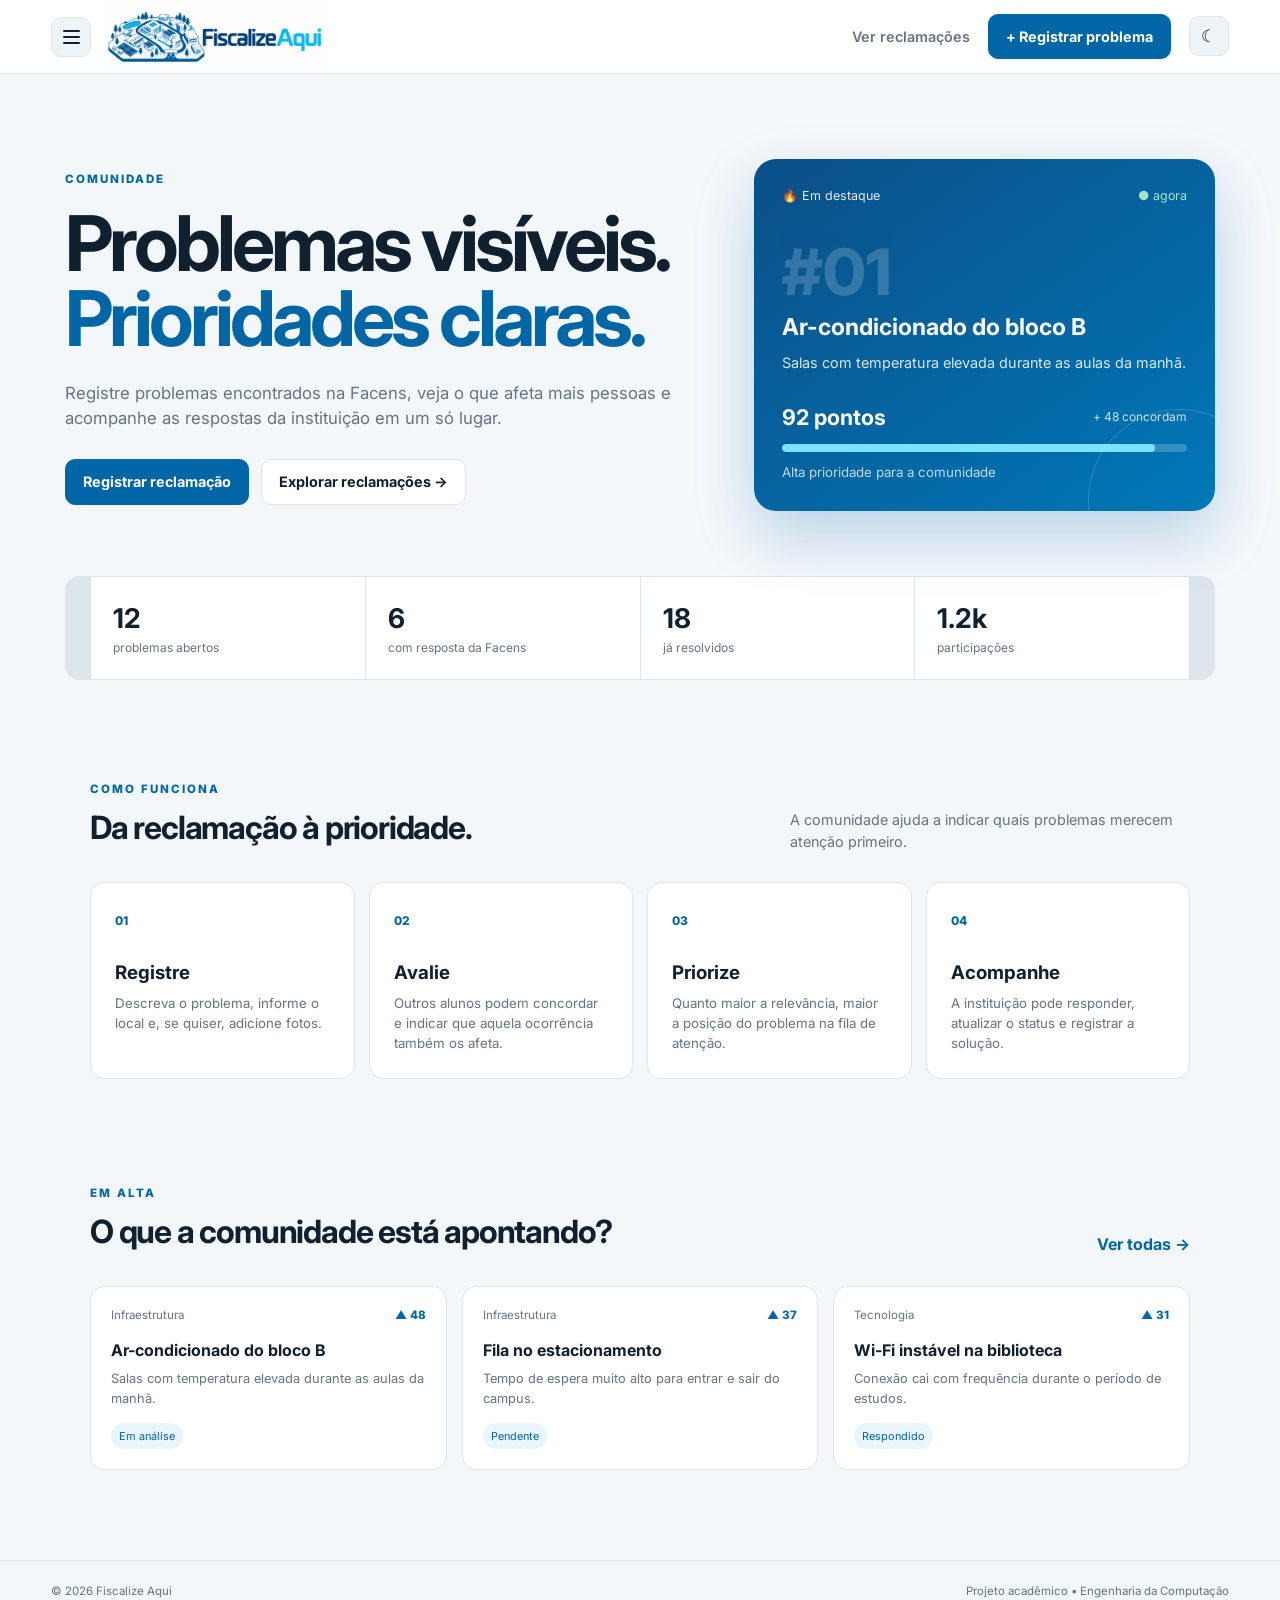
<file: index.html>
<!doctype html>
<html lang="pt-BR">
  <head>
    <meta charset="UTF-8" />
    <meta name="viewport" content="width=device-width, initial-scale=1.0" />
    <meta http-equiv="refresh" content="0; url=Menu/index.html" />
    <title>Fiscalize Aqui</title>
  </head>
  <body>
    <p>Redirecionando...</p>
  </body>
</html>
</file>
<file: Menu/style.css>
@import url("https://fonts.googleapis.com/css2?family=Inter:wght@400;500;600;700;800&display=swap");
:root {
  --blue: #0066a6;
  --cyan: #19b5e8;
  --blue2: #0b4f87;
  --bg: #f4f7fa;
  --surface: #fff;
  --surface2: #eef3f7;
  --text: #10202e;
  --muted: #647483;
  --border: #dce5ec;
  --shadow: 0 14px 40px rgba(16, 32, 46, 0.08);
}
[data-theme="dark"] {
  --bg: #08121c;
  --surface: #0f1c28;
  --surface2: #142534;
  --text: #eef7fc;
  --muted: #9fb1bf;
  --border: #263b4a;
  --shadow: 0 18px 45px rgba(0, 0, 0, 0.3);
}
* {
  box-sizing: border-box;
  margin: 0;
  padding: 0;
}
html {
  scroll-behavior: smooth;
}
body {
  font-family: Inter, Arial, sans-serif;
  background: var(--bg);
  color: var(--text);
  min-height: 100vh;
  line-height: 1.5;
}
.header {
  height: 74px;
  background: var(--surface);
  border-bottom: 1px solid var(--border);
  display: flex;
  align-items: center;
  justify-content: space-between;
  padding: 0 clamp(18px, 4vw, 60px);
  position: sticky;
  top: 0;
  z-index: 50;
}
.brand {
  display: flex;
  align-items: center;
  gap: 14px;
}
.brand-link {
  display: flex;
  align-items: center;
  gap: 10px;
  text-decoration: none;
  color: var(--text);
}
.brand-link img {
    width: 220px;
    height: auto;
    display: block;
}
.brand-link strong {
  display: block;
  font-size: 1.15rem;
  letter-spacing: -0.5px;
}
.brand-link small {
  display: block;
  color: var(--muted);
  font-size: 0.68rem;
}
.logo {
  width: 76px;
  height: auto;
  object-fit: contain;
}
.menu-btn,
.theme-btn {
  border: 1px solid var(--border);
  background: var(--surface2);
  color: var(--text);
  border-radius: 10px;
  cursor: pointer;
}
.menu-btn {
  width: 40px;
  height: 40px;
  display: grid;
  place-content: center;
  gap: 4px;
}
.menu-btn span {
  display: block;
  width: 17px;
  height: 2px;
  background: currentColor;
  border-radius: 5px;
}
.header-actions {
  display: flex;
  align-items: center;
  gap: 18px;
}
.nav-link {
  color: var(--muted);
  text-decoration: none;
  font-size: 0.9rem;
  font-weight: 600;
}
.btn-primary,
.btn-secondary {
  display: inline-flex;
  align-items: center;
  justify-content: center;
  gap: 8px;
  border-radius: 10px;
  padding: 11px 17px;
  text-decoration: none;
  font-weight: 700;
  font-size: 0.9rem;
  transition: 0.2s;
}
.btn-primary {
  background: var(--blue);
  color: #fff;
  border: 1px solid var(--blue);
}
.btn-primary:hover {
  background: var(--blue2);
  transform: translateY(-1px);
}
.btn-secondary {
  background: var(--surface);
  color: var(--text);
  border: 1px solid var(--border);
}
.btn-secondary:hover {
  border-color: var(--cyan);
}
.theme-btn {
  width: 40px;
  height: 40px;
  font-size: 1.05rem;
}
.sidebar {
  position: fixed;
  inset: 0 auto 0 0;
  width: 285px;
  background: var(--surface);
  border-right: 1px solid var(--border);
  z-index: 100;
  transform: translateX(-100%);
  transition: 0.25s;
  padding: 22px;
}
.sidebar.active {
  transform: translateX(0);
}
.sidebar-head {
  display: flex;
  justify-content: space-between;
  align-items: center;
  font-weight: 800;
  font-size: 1.1rem;
  margin-bottom: 25px;
}
.sidebar-head button {
  background: none;
  border: 0;
  color: var(--text);
  font-size: 1.7rem;
  cursor: pointer;
}
.sidebar nav {
  display: grid;
  gap: 7px;
}
.sidebar nav a {
  padding: 13px 12px;
  border-radius: 9px;
  text-decoration: none;
  color: var(--text);
  font-weight: 600;
}
.sidebar nav a:hover {
  background: var(--surface2);
  color: var(--blue);
}
.sidebar-note {
  margin-top: 35px;
  padding: 15px;
  background: var(--surface2);
  border-radius: 12px;
  font-size: 0.82rem;
  color: var(--muted);
}
.sidebar-note b {
  color: var(--text);
}
.overlay {
  display: none;
  position: fixed;
  inset: 0;
  background: rgba(0, 0, 0, 0.5);
  z-index: 90;
}
.overlay.active {
  display: block;
}
.hero {
  max-width: 1200px;
  margin: 0 auto;
  padding: 85px 25px 65px;
  display: grid;
  grid-template-columns: 1.15fr 0.85fr;
  gap: 65px;
  align-items: center;
}
.eyebrow {
  font-size: 0.72rem;
  letter-spacing: 2px;
  color: var(--blue);
  font-weight: 800;
}
.hero h1 {
  font-size: clamp(2.7rem, 6vw, 5.2rem);
  line-height: 0.98;
  letter-spacing: -4px;
  margin: 17px 0 25px;
}
.hero h1 em {
  font-style: normal;
  color: var(--blue);
}
.hero-copy > p {
  max-width: 620px;
  color: var(--muted);
  font-size: 1.05rem;
}
.hero-actions {
  display: flex;
  gap: 12px;
  margin-top: 28px;
  flex-wrap: wrap;
}
.hero-card {
  background: linear-gradient(145deg, #0b4f87, #0078b8);
  color: #fff;
  border-radius: 22px;
  padding: 28px;
  box-shadow: 0 25px 60px rgba(0, 102, 166, 0.24);
  position: relative;
  overflow: hidden;
}
.hero-card:after {
  content: "";
  position: absolute;
  width: 180px;
  height: 180px;
  border: 1px solid rgba(255, 255, 255, 0.18);
  border-radius: 50%;
  right: -55px;
  bottom: -80px;
}
.hero-card-top,
.score-row {
  display: flex;
  justify-content: space-between;
  align-items: center;
}
.hero-card-top {
  font-size: 0.78rem;
  opacity: 0.9;
}
.live-dot {
  color: #baf3d0;
}
.priority {
  font-size: 4rem;
  font-weight: 800;
  opacity: 0.18;
  margin: 18px 0 -10px;
}
.hero-card h2 {
  font-size: 1.45rem;
  margin-bottom: 7px;
}
.hero-card p {
  font-size: 0.9rem;
  opacity: 0.85;
}
.score-row {
  margin-top: 28px;
}
.score-row strong {
  font-size: 1.35rem;
}
.score-row span {
  font-size: 0.75rem;
  opacity: 0.8;
}
.progress {
  height: 8px;
  background: rgba(255, 255, 255, 0.2);
  border-radius: 99px;
  overflow: hidden;
  margin: 10px 0 7px;
}
.progress span {
  display: block;
  height: 100%;
  background: #7de2ff;
  border-radius: 99px;
}
.hero-card small {
  opacity: 0.75;
}
.stats {
  max-width: 1150px;
  margin: 0 auto 70px;
  padding: 0 25px;
  display: grid;
  grid-template-columns: repeat(4, 1fr);
  gap: 1px;
  background: var(--border);
  border: 1px solid var(--border);
  border-radius: 14px;
  overflow: hidden;
}
.stats div {
  background: var(--surface);
  padding: 22px;
}
.stats strong,
.stats span {
  display: block;
}
.stats strong {
  font-size: 1.7rem;
}
.stats span {
  font-size: 0.75rem;
  color: var(--muted);
}
.section {
  max-width: 1150px;
  margin: 0 auto;
  padding: 25px 25px 75px;
}
.section-heading {
  display: flex;
  justify-content: space-between;
  gap: 30px;
  align-items: end;
  margin-bottom: 30px;
}
.section-heading h2 {
  font-size: 2rem;
  letter-spacing: -1.2px;
  margin-top: 5px;
}
.section-heading > p {
  max-width: 400px;
  color: var(--muted);
  font-size: 0.9rem;
}
.section-heading > a {
  color: var(--blue);
  text-decoration: none;
  font-weight: 700;
}
.steps {
  display: grid;
  grid-template-columns: repeat(4, 1fr);
  gap: 14px;
}
.steps article {
  background: var(--surface);
  border: 1px solid var(--border);
  padding: 24px;
  border-radius: 14px;
  min-height: 190px;
}
.steps span {
  color: var(--blue);
  font-weight: 800;
  font-size: 0.75rem;
}
.steps h3 {
  margin: 28px 0 7px;
}
.steps p {
  color: var(--muted);
  font-size: 0.83rem;
}
.preview-grid {
  display: grid;
  grid-template-columns: repeat(3, 1fr);
  gap: 15px;
}
.preview-card {
  background: var(--surface);
  border: 1px solid var(--border);
  border-radius: 14px;
  padding: 20px;
  text-decoration: none;
  color: inherit;
  display: block;
  transition: 0.2s;
}
.preview-card:hover {
  transform: translateY(-2px);
  box-shadow: var(--shadow);
  border-color: var(--cyan);
}
.mini-top {
  display: flex;
  justify-content: space-between;
  color: var(--muted);
  font-size: 0.72rem;
}
.mini-votes {
  color: var(--blue);
  font-weight: 800;
}
.preview-card h3 {
  margin: 14px 0 7px;
  font-size: 1rem;
}
.preview-card p {
  color: var(--muted);
  font-size: 0.8rem;
}
.mini-status {
  display: inline-block;
  margin-top: 15px;
  font-size: 0.68rem;
  padding: 5px 8px;
  border-radius: 99px;
  background: #e8f6fc;
  color: var(--blue);
}
[data-theme="dark"] .mini-status {
  background: #12344a;
}
.preview-section {
  padding-bottom: 90px;
}
footer {
  border-top: 1px solid var(--border);
  padding: 22px clamp(20px, 4vw, 60px);
  display: flex;
  justify-content: space-between;
  color: var(--muted);
  font-size: 0.72rem;
}
@media (max-width: 850px) {
  .hero {
    grid-template-columns: 1fr;
    gap: 35px;
    padding-top: 55px;
  }
  .stats {
    grid-template-columns: repeat(2, 1fr);
  }
  .steps {
    grid-template-columns: repeat(2, 1fr);
  }
  .preview-grid {
    grid-template-columns: 1fr 1fr;
  }
  .nav-link {
    display: none;
  }
}
@media (max-width: 560px) {
  .header {
    padding: 0 14px;
  }
  .logo {
    width: 65px;
  }
  .header-actions {
    gap: 7px;
  }
  .header-actions .btn-primary {
    padding: 9px 10px;
    font-size: 0.72rem;
  }
  .hero {
    padding: 45px 18px;
  }
  .hero h1 {
    font-size: 2.9rem;
    letter-spacing: -2.5px;
  }
  .stats {
    margin: 0 18px 50px;
    padding: 0;
  }
  .section {
    padding-left: 18px;
    padding-right: 18px;
  }
  .section-heading {
    display: block;
  }
  .section-heading > p {
    margin-top: 12px;
  }
  .steps,
  .preview-grid {
    grid-template-columns: 1fr;
  }
  footer {
    display: block;
    text-align: center;
  }
  footer span {
    display: block;
    margin: 4px;
  }
}
</file>
